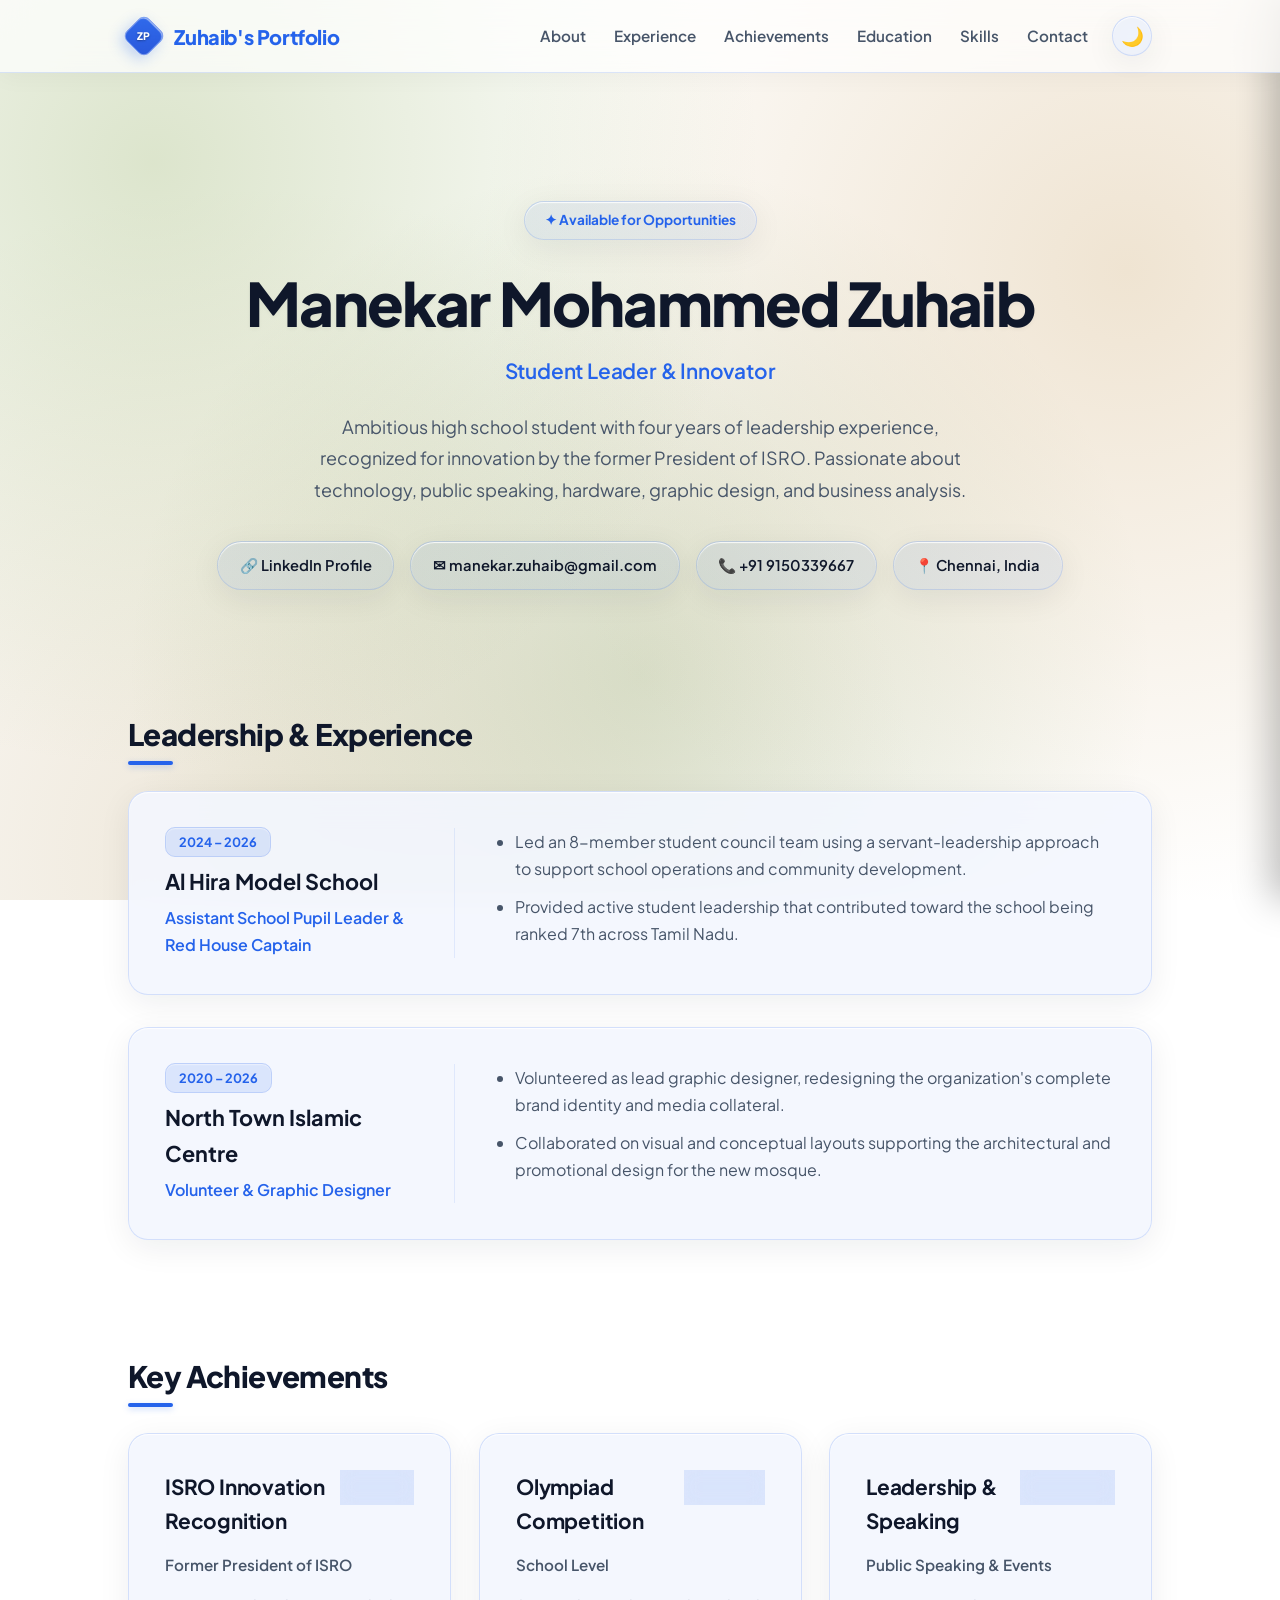
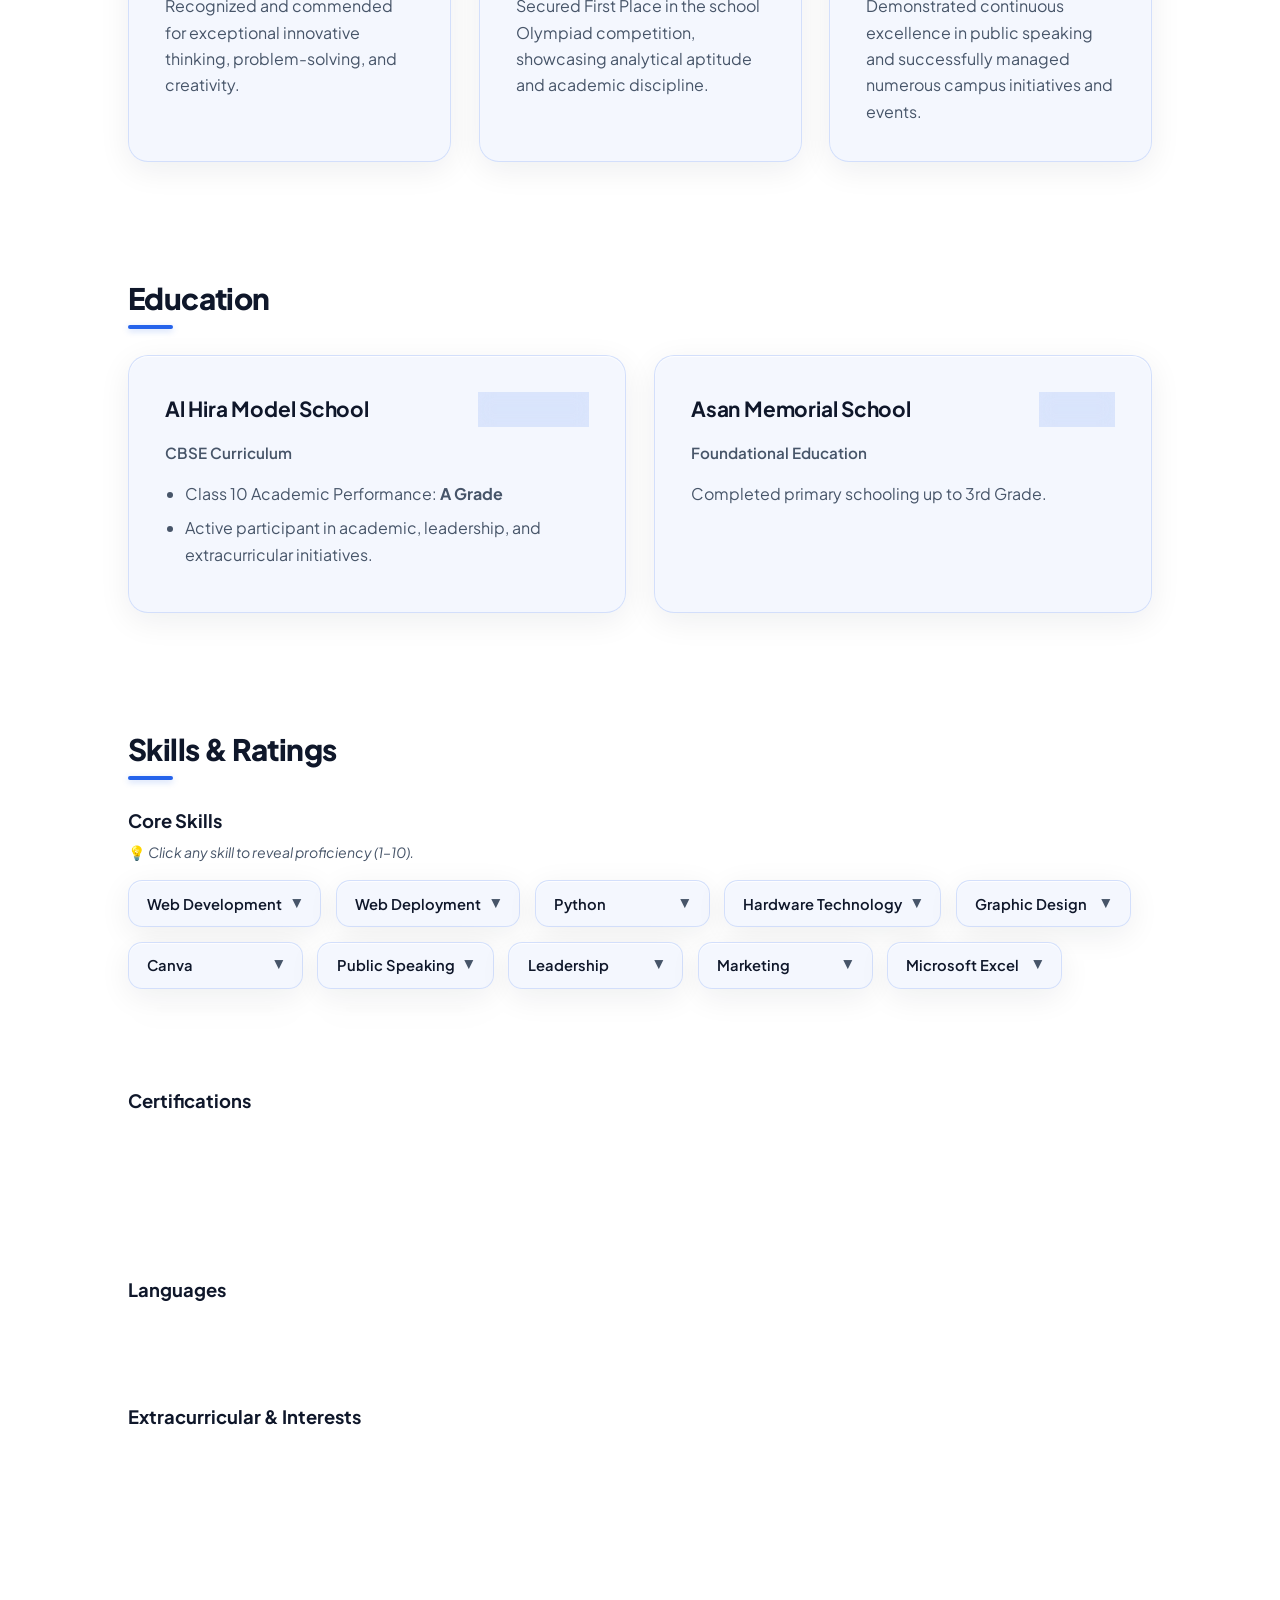
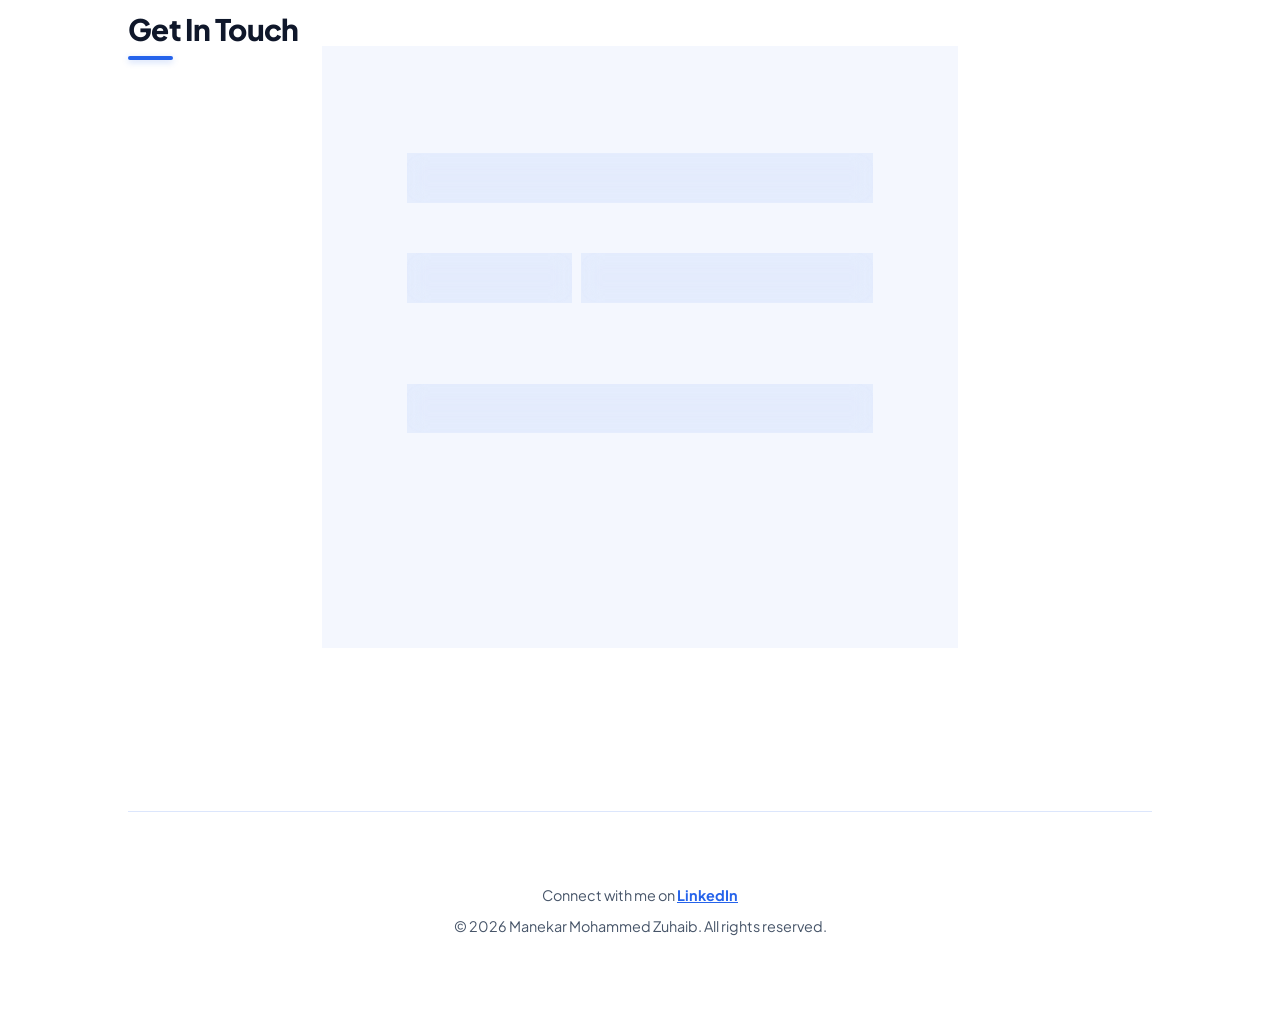
<file: index.html>
<!DOCTYPE html>
<html lang="en" data-theme="light">
<head>
  <!-- Favicon -->
  <link rel="icon" type="image/svg+xml" href="favicon.svg" />
  <meta charset="UTF-8" />
  <meta name="viewport" content="width=device-width, initial-scale=1.0" />
  <meta name="keywords" content="Manekar Mohammed Zuhaib portfolio" />
  <meta name="description" content="Official portfolio of Manekar Mohammed Zuhaib — Student of Al Hira Model School" />
  <title>Zuhaib's Portfolio</title>
  
  <!-- Critical Anti-Flicker Script for Theme Persistence -->
  <script>
    (function() {
      const savedTheme = localStorage.getItem('theme');
      const prefersDark = window.matchMedia('(prefers-color-scheme: dark)').matches;
      if (savedTheme === 'dark' || (!savedTheme && prefersDark)) {
        document.documentElement.setAttribute('data-theme', 'dark');
      } else {
        document.documentElement.setAttribute('data-theme', 'light');
      }
    })();
  </script>

  <!-- SEO Meta Tags -->
  <meta name="title" content="Manekar Mohammed Zuhaib | Portfolio & Student Leader" />
  <meta name="description" content="Official portfolio of Manekar Mohammed Zuhaib — Student Leader, Innovator, and aspiring technologist recognized by the former President of ISRO." />
  <meta name="keywords" content="Manekar Mohammed Zuhaib, Manekar Zuhaib, Zuhaib portfolio, Manekar Mohammed Zuhaib portfolio, Al Hira Model School" />
  <meta name="author" content="Manekar Mohammed Zuhaib" />
  <meta name="robots" content="index, follow" />

  <!-- Open Graph Meta Tags -->
  <meta property="og:type" content="website" />
  <meta property="og:title" content="Manekar Mohammed Zuhaib | Portfolio" />
  <meta property="og:description" content="Official portfolio of Manekar Mohammed Zuhaib — Student Leader and Innovator based in Chennai." />

  <!-- Stylesheet -->
  <link rel="stylesheet" href="style.css" />
</head>
<body>

  <!-- Navigation Bar -->
  <nav>
    <div class="nav-container">
      <a href="#" class="nav-logo">
        <span class="logo-diamond">
          <span class="diamond-text">ZP</span>
        </span>
        <span>Zuhaib's Portfolio</span>
      </a>

      <div class="nav-right">
        <!-- Desktop Nav Links -->
        <ul class="nav-links">
          <li><a href="#about">About</a></li>
          <li><a href="#experience">Experience</a></li>
          <li><a href="#achievements">Achievements</a></li>
          <li><a href="#education">Education</a></li>
          <li><a href="#skills">Skills</a></li>
          <li><a href="#contact">Contact</a></li>
        </ul>

        <!-- Dark / Light Theme Toggle -->
        <button id="themeToggle" class="theme-toggle-btn" aria-label="Toggle dark/light theme" title="Toggle theme">
          <span id="themeIcon">🌙</span>
        </button>

        <!-- Mobile Hamburger Button -->
        <button id="hamburgerBtn" class="hamburger-btn" aria-label="Open menu" aria-expanded="false">
          <span class="hamburger-line"></span>
          <span class="hamburger-line"></span>
          <span class="hamburger-line"></span>
        </button>
      </div>
    </div>
  </nav>

  <!-- Mobile Drawer Overlay -->
  <div id="mobileNavOverlay" class="mobile-nav-overlay"></div>

  <!-- Mobile Slide-Out Glass Drawer -->
  <aside id="mobileNavDrawer" class="mobile-nav-drawer" aria-label="Mobile Navigation">
    <a href="#about" class="mobile-nav-link">About</a>
    <a href="#experience" class="mobile-nav-link">Experience</a>
    <a href="#achievements" class="mobile-nav-link">Achievements</a>
    <a href="#education" class="mobile-nav-link">Education</a>
    <a href="#skills" class="mobile-nav-link">Skills</a>
    <a href="#contact" class="mobile-nav-link">Contact</a>
  </aside>

  <div class="container">
    <!-- Hero Section -->
    <header class="hero fade-in" id="about">
      <div class="hero-badge">✦ Available for Opportunities</div>
      <h1>Manekar Mohammed Zuhaib</h1>
      <p class="subtitle">Student Leader & Innovator</p>
      <p>
        Ambitious high school student with four years of leadership experience,
        recognized for innovation by the former President of ISRO. Passionate about
        technology, public speaking, hardware, graphic design, and business analysis.
      </p>
      <div class="contact-info">
        <a href="https://www.linkedin.com/in/zuhaibmd" target="_blank" rel="noopener noreferrer">
          🔗 LinkedIn Profile
        </a>
        <a href="mailto:manekar.zuhaib@gmail.com">✉ manekar.zuhaib@gmail.com</a>
        <a href="tel:+919150339667">📞 +91 9150339667</a>
        <span>📍 Chennai, India</span>
      </div>
    </header>

    <!-- Experience Section -->
    <section id="experience">
      <div class="section-header fade-in">
        <h2 class="section-title">Leadership & Experience</h2>
      </div>
      <div class="experience-list">
        <div class="experience-card fade-in">
          <div class="experience-grid">
            <div class="experience-col-meta">
              <span class="badge">2024 – 2026</span>
              <h3>Al Hira Model School</h3>
              <p class="role-title">Assistant School Pupil Leader & Red House Captain</p>
            </div>
            <div class="experience-col-content">
              <ul>
                <li>Led an 8-member student council team using a servant-leadership approach to support school operations and community development.</li>
                <li>Provided active student leadership that contributed toward the school being ranked 7th across Tamil Nadu.</li>
              </ul>
            </div>
          </div>
        </div>

        <div class="experience-card fade-in">
          <div class="experience-grid">
            <div class="experience-col-meta">
              <span class="badge">2020 – 2026</span>
              <h3>North Town Islamic Centre</h3>
              <p class="role-title">Volunteer & Graphic Designer</p>
            </div>
            <div class="experience-col-content">
              <ul>
                <li>Volunteered as lead graphic designer, redesigning the organization's complete brand identity and media collateral.</li>
                <li>Collaborated on visual and conceptual layouts supporting the architectural and promotional design for the new mosque.</li>
              </ul>
            </div>
          </div>
        </div>
      </div>
    </section>

    <!-- Achievements Section -->
    <section id="achievements">
      <div class="section-header fade-in">
        <h2 class="section-title">Key Achievements</h2>
      </div>
      <div class="grid">
        <div class="card fade-in">
          <div class="card-header">
            <h3>ISRO Innovation Recognition</h3>
            <span class="badge">Honour</span>
          </div>
          <p class="meta">Former President of ISRO</p>
          <p style="color: var(--text-muted);">
            Recognized and commended for exceptional innovative thinking, problem-solving, and creativity.
          </p>
        </div>

        <div class="card fade-in">
          <div class="card-header">
            <h3>Olympiad Competition</h3>
            <span class="badge">1st Place</span>
          </div>
          <p class="meta">School Level</p>
          <p style="color: var(--text-muted);">
            Secured First Place in the school Olympiad competition, showcasing analytical aptitude and academic discipline.
          </p>
        </div>

        <div class="card fade-in">
          <div class="card-header">
            <h3>Leadership & Speaking</h3>
            <span class="badge">Distinction</span>
          </div>
          <p class="meta">Public Speaking & Events</p>
          <p style="color: var(--text-muted);">
            Demonstrated continuous excellence in public speaking and successfully managed numerous campus initiatives and events.
          </p>
        </div>
      </div>
    </section>

    <!-- Education Section -->
    <section id="education">
      <div class="section-header fade-in">
        <h2 class="section-title">Education</h2>
      </div>
      <div class="grid">
        <div class="card fade-in">
          <div class="card-header">
            <h3>Al Hira Model School</h3>
            <span class="badge">Class of 2027</span>
          </div>
          <p class="meta">CBSE Curriculum</p>
          <ul>
            <li>Class 10 Academic Performance: <strong>A Grade</strong></li>
            <li>Active participant in academic, leadership, and extracurricular initiatives.</li>
          </ul>
        </div>

        <div class="card fade-in">
          <div class="card-header">
            <h3>Asan Memorial School</h3>
            <span class="badge">Primary</span>
          </div>
          <p class="meta">Foundational Education</p>
          <p style="color: var(--text-muted);">Completed primary schooling up to 3rd Grade.</p>
        </div>
      </div>
    </section>

    <!-- Skills & Ratings Section -->
    <section id="skills">
      <div class="section-header fade-in">
        <h2 class="section-title">Skills & Ratings</h2>
      </div>
      <div style="display: flex; flex-direction: column; gap: 2.25rem;">
        <div class="fade-in">
          <h3 style="font-size: 1.15rem; margin-bottom: 0.3rem;">Core Skills</h3>
          <p style="font-size: 0.88rem; color: var(--text-muted); margin-bottom: 1rem;">
            💡 <em>Click any skill to reveal proficiency (1–10).</em>
          </p>
          <div class="tags">
            <div class="tag interactive-skill" data-score="4">
              <div class="skill-label">
                <span>Web Development</span>
                <span class="hint-icon">▼</span>
              </div>
              <div class="rating-details">
                <div class="rating-header">
                  <span>Proficiency</span>
                  <span class="score-text">4 / 10</span>
                </div>
                <div class="rating-bar-bg">
                  <div class="rating-bar-fill"></div>
                </div>
              </div>
            </div>

            <div class="tag interactive-skill" data-score="6">
              <div class="skill-label">
                <span>Web Deployment</span>
                <span class="hint-icon">▼</span>
              </div>
              <div class="rating-details">
                <div class="rating-header">
                  <span>Proficiency</span>
                  <span class="score-text">6 / 10</span>
                </div>
                <div class="rating-bar-bg">
                  <div class="rating-bar-fill"></div>
                </div>
              </div>
            </div>

            <div class="tag interactive-skill" data-score="4">
              <div class="skill-label">
                <span>Python</span>
                <span class="hint-icon">▼</span>
              </div>
              <div class="rating-details">
                <div class="rating-header">
                  <span>Proficiency</span>
                  <span class="score-text">4 / 10</span>
                </div>
                <div class="rating-bar-bg">
                  <div class="rating-bar-fill"></div>
                </div>
              </div>
            </div>

            <div class="tag interactive-skill" data-score="8">
              <div class="skill-label">
                <span>Hardware Technology</span>
                <span class="hint-icon">▼</span>
              </div>
              <div class="rating-details">
                <div class="rating-header">
                  <span>Proficiency</span>
                  <span class="score-text">8 / 10</span>
                </div>
                <div class="rating-bar-bg">
                  <div class="rating-bar-fill"></div>
                </div>
              </div>
            </div>

            <div class="tag interactive-skill" data-score="6">
              <div class="skill-label">
                <span>Graphic Design</span>
                <span class="hint-icon">▼</span>
              </div>
              <div class="rating-details">
                <div class="rating-header">
                  <span>Proficiency</span>
                  <span class="score-text">6 / 10</span>
                </div>
                <div class="rating-bar-bg">
                  <div class="rating-bar-fill"></div>
                </div>
              </div>
            </div>

            <div class="tag interactive-skill" data-score="6">
              <div class="skill-label">
                <span>Canva</span>
                <span class="hint-icon">▼</span>
              </div>
              <div class="rating-details">
                <div class="rating-header">
                  <span>Proficiency</span>
                  <span class="score-text">6 / 10</span>
                </div>
                <div class="rating-bar-bg">
                  <div class="rating-bar-fill"></div>
                </div>
              </div>
            </div>

            <div class="tag interactive-skill" data-score="7">
              <div class="skill-label">
                <span>Public Speaking</span>
                <span class="hint-icon">▼</span>
              </div>
              <div class="rating-details">
                <div class="rating-header">
                  <span>Proficiency</span>
                  <span class="score-text">7 / 10</span>
                </div>
                <div class="rating-bar-bg">
                  <div class="rating-bar-fill"></div>
                </div>
              </div>
            </div>

            <div class="tag interactive-skill" data-score="8">
              <div class="skill-label">
                <span>Leadership</span>
                <span class="hint-icon">▼</span>
              </div>
              <div class="rating-details">
                <div class="rating-header">
                  <span>Proficiency</span>
                  <span class="score-text">8 / 10</span>
                </div>
                <div class="rating-bar-bg">
                  <div class="rating-bar-fill"></div>
                </div>
              </div>
            </div>

            <div class="tag interactive-skill" data-score="7">
              <div class="skill-label">
                <span>Marketing</span>
                <span class="hint-icon">▼</span>
              </div>
              <div class="rating-details">
                <div class="rating-header">
                  <span>Proficiency</span>
                  <span class="score-text">7 / 10</span>
                </div>
                <div class="rating-bar-bg">
                  <div class="rating-bar-fill"></div>
                </div>
              </div>
            </div>

            <div class="tag interactive-skill" data-score="5">
              <div class="skill-label">
                <span>Microsoft Excel</span>
                <span class="hint-icon">▼</span>
              </div>
              <div class="rating-details">
                <div class="rating-header">
                  <span>Proficiency</span>
                  <span class="score-text">5 / 10</span>
                </div>
                <div class="rating-bar-bg">
                  <div class="rating-bar-fill"></div>
                </div>
              </div>
            </div>

            <div class="tag interactive-skill" data-score="6">
              <div class="skill-label">
                <span>Mathematics</span>
                <span class="hint-icon">▼</span>
              </div>
              <div class="rating-details">
                <div class="rating-header">
                  <span>Proficiency</span>
                  <span class="score-text">6 / 10</span>
                </div>
                <div class="rating-bar-bg">
                  <div class="rating-bar-fill"></div>
                </div>
              </div>
            </div>

            <div class="tag interactive-skill" data-score="8">
              <div class="skill-label">
                <span>Prompt Engineering</span>
                <span class="hint-icon">▼</span>
              </div>
              <div class="rating-details">
                <div class="rating-header">
                  <span>Proficiency</span>
                  <span class="score-text">8 / 10</span>
                </div>
                <div class="rating-bar-bg">
                  <div class="rating-bar-fill"></div>
                </div>
              </div>
            </div>
          </div>
        </div>

        <div class="fade-in">
          <h3 style="font-size: 1.15rem; margin-bottom: 0.85rem;">Certifications</h3>
          <div class="tags">
            <span class="tag">Google AI Essentials</span>
            <span class="tag">Prompt Engineering Certification</span>
            <span class="tag">Mastercard Business Analyst Certification</span>
            <span class="tag">IBM Team Management Certificate</span>
          </div>
        </div>

        <div class="fade-in">
          <h3 style="font-size: 1.15rem; margin-bottom: 0.85rem;">Languages</h3>
          <div class="tags">
            <span class="tag">English</span>
            <span class="tag">Hindi</span>
            <span class="tag">Tamil</span>
            <span class="tag">French (Beginner)</span>
            <span class="tag">Arabic </span>
          </div>
        </div>

        <div class="fade-in">
          <h3 style="font-size: 1.15rem; margin-bottom: 0.85rem;">Extracurricular & Interests</h3>
          <div class="tags">
            <span class="tag">Technology & Innovation Projects</span>
            <span class="tag">Creative Media</span>
            <span class="tag">Football</span>
            <span class="tag">Swimming</span>
          </div>
        </div>
      </div>
    </section>
   <!-- Contact Me Section -->
  <section id="contact">
    <div class="section-header fade-in">
      <h2 class="section-title">Get In Touch</h2>
    </div>
    <div class="contact-container fade-in">
      <div class="card contact-card">
        <form id="contactForm" class="contact-form" novalidate>
          <!-- Honeypot Anti-Bot Field (Hidden from humans) -->
          <div style="display: none !important; opacity: 0; position: absolute; left: -9999px;">
            <label for="website_url">Leave this empty</label>
            <input type="text" id="website_url" name="website_url" tabindex="-1" autocomplete="off" />
          </div>

          <div class="form-group">
            <label for="name">Full Name</label>
            <input type="text" id="name" name="name" class="form-input" placeholder="Your name" required />
          </div>

          <div class="form-group">
            <label for="phone">Phone Number</label>
            <div class="phone-input-group">
              <select id="countryCode" name="countryCode" class="country-select" aria-label="Country Code">
                <option value="+91" data-max="10" selected>🇮🇳 +91 (India)</option>
                <option value="+1" data-max="10">🇺🇸 +1 (US/Canada)</option>
                <option value="+44" data-max="10">🇬🇧 +44 (UK)</option>
                <option value="+971" data-max="9">🇦🇪 +971 (UAE)</option>
                <option value="+966" data-max="9">🇸🇦 +966 (Saudi Arabia)</option>
                <option value="+65" data-max="8">🇸🇬 +65 (Singapore)</option>
                <option value="+61" data-max="9">🇦🇺 +61 (Australia)</option>
                <option value="+49" data-max="11">🇩🇪 +49 (Germany)</option>
                <option value="+33" data-max="9">🇫🇷 +33 (France)</option>
                <option value="+81" data-max="10">🇯🇵 +81 (Japan)</option>
              </select>
              <input 
                type="tel" 
                id="phone" 
                name="phone" 
                class="form-input"
                placeholder="9876543210" 
                maxlength="10" 
                inputmode="numeric"
                required 
              />
            </div>
            <span id="phoneHint" class="input-hint">Enter 10 digits</span>
          </div>

          <div class="form-group">
            <label for="email">Email Address</label>
            <input type="email" id="email" name="email" class="form-input" placeholder="you@example.com" required />
          </div>

          <button type="submit" id="submitBtn" class="submit-btn">Send Message</button>
          <div id="formStatus" class="form-status" role="alert"></div>
        </form>
      </div>
    </div>
  </section>
    <!-- Resume Download Section -->
    <div class="resume-download-wrapper fade-in">
      <a 
  href="./zuhaib_resume.pdf" 
  download="zuhaib_resume.pdf" 
  class="btn resume-btn"
>
  <span class="btn-icon">📄</span>
  <span>Download My Resume</span>
</a>
    </div>

    <!-- Footer -->
    <footer>
      <p style="margin-bottom: 0.5rem;">
        Connect with me on 
        <a href="https://www.linkedin.com/in/zuhaibmd" target="_blank" rel="noopener noreferrer" style="color: var(--primary); font-weight: 700; text-decoration: underline;">
          LinkedIn
        </a>
      </p>
      <p>&copy; 2026 Manekar Mohammed Zuhaib. All rights reserved.</p>
    </footer>
  </div>

 <!-- Optimized JavaScript Execution -->
  <script>
    // Silent Render Cold-Start Ping
    let hasWarmedBackend = false;
    const wakeUpBackend = () => {
      if (hasWarmedBackend) return;
      hasWarmedBackend = true;

      // Silently call root health-check endpoint
      fetch('https://portfolio-backend-zuhaib.onrender.com/', { method: 'GET' })
        .catch(() => {
          // Ignore network errors - it's just a background warmup ping
        });

      // Detach wake-up listeners once triggered
      window.removeEventListener('scroll', wakeUpBackend);
      document.removeEventListener('mousemove', wakeUpBackend);
    };

    // Trigger on first user scroll or mouse movement
    window.addEventListener('scroll', wakeUpBackend, { passive: true, once: true });
    document.addEventListener('mousemove', wakeUpBackend, { passive: true, once: true });
    document.addEventListener('DOMContentLoaded', () => {
      // 1. Theme Toggle Logic
      const themeToggle = document.getElementById('themeToggle');
      const themeIcon = document.getElementById('themeIcon');
      const htmlEl = document.documentElement;

      function updateThemeIcon(theme) {
        themeIcon.textContent = theme === 'dark' ? '☀️' : '🌙';
      }

      updateThemeIcon(htmlEl.getAttribute('data-theme'));

      themeToggle.addEventListener('click', () => {
        const currentTheme = htmlEl.getAttribute('data-theme');
        const nextTheme = currentTheme === 'dark' ? 'light' : 'dark';
        htmlEl.setAttribute('data-theme', nextTheme);
        localStorage.setItem('theme', nextTheme);
        updateThemeIcon(nextTheme);
      });

      // 2. Mobile Hamburger Menu & Slide Drawer Logic
      const hamburgerBtn = document.getElementById('hamburgerBtn');
      const mobileNavDrawer = document.getElementById('mobileNavDrawer');
      const mobileNavOverlay = document.getElementById('mobileNavOverlay');
      const mobileNavLinks = document.querySelectorAll('.mobile-nav-link');

      function toggleMobileMenu(isOpen) {
        hamburgerBtn.classList.toggle('is-active', isOpen);
        mobileNavDrawer.classList.toggle('is-active', isOpen);
        mobileNavOverlay.classList.toggle('is-active', isOpen);
        hamburgerBtn.setAttribute('aria-expanded', isOpen);
        document.body.style.overflow = isOpen ? 'hidden' : '';
      }

      hamburgerBtn.addEventListener('click', () => {
        const isOpening = !mobileNavDrawer.classList.contains('is-active');
        toggleMobileMenu(isOpening);
      });

      mobileNavOverlay.addEventListener('click', () => toggleMobileMenu(false));

      mobileNavLinks.forEach(link => {
        link.addEventListener('click', () => toggleMobileMenu(false));
      });

      window.addEventListener('keydown', (e) => {
        if (e.key === 'Escape' && mobileNavDrawer.classList.contains('is-active')) {
          toggleMobileMenu(false);
        }
      });

      // 3. Scroll Reveal via Intersection Observer
      const revealObserver = new IntersectionObserver((entries, observer) => {
        entries.forEach(entry => {
          if (entry.isIntersecting) {
            entry.target.classList.add('is-visible');
            observer.unobserve(entry.target);
          }
        });
      }, { threshold: 0.12 });

      document.querySelectorAll('.fade-in').forEach(el => revealObserver.observe(el));

      // 4. Interactive Skill Tag & Progress Bar Animation
      document.querySelectorAll('.interactive-skill').forEach(card => {
        card.addEventListener('click', () => {
          const isActive = card.classList.contains('active');
          const fillBar = card.querySelector('.rating-bar-fill');
          const score = card.getAttribute('data-score');
          const percentage = (score / 10) * 100;

          if (isActive) {
            card.classList.remove('active');
            fillBar.style.width = '0%';
          } else {
            card.classList.add('active');
            requestAnimationFrame(() => {
              setTimeout(() => {
                fillBar.style.width = percentage + '%';
              }, 60);
            });
          }
        });
      });

      // 5. Cloud Contact Form Handler with Country Code Limiting
    const contactForm = document.getElementById('contactForm');
      const countryCodeSelect = document.getElementById('countryCode');
      const phoneInput = document.getElementById('phone');
      const phoneHint = document.getElementById('phoneHint');
      const submitBtn = document.getElementById('submitBtn');
      const formStatus = document.getElementById('formStatus');

      // Adjust max length dynamically when country changes
      function updatePhoneConstraint() {
        if (!countryCodeSelect || !phoneInput) return;
        const selectedOption = countryCodeSelect.options[countryCodeSelect.selectedIndex];
        const maxLen = selectedOption.getAttribute('data-max') || '10';
        phoneInput.maxLength = parseInt(maxLen, 10);
        if (phoneHint) {
          phoneHint.textContent = `Enter ${maxLen} digits`;
        }
        if (phoneInput.value.length > parseInt(maxLen, 10)) {
          phoneInput.value = phoneInput.value.slice(0, parseInt(maxLen, 10));
        }
      }

      if (countryCodeSelect && phoneInput) {
        countryCodeSelect.addEventListener('change', updatePhoneConstraint);

        // Disallow non-numeric typing
        phoneInput.addEventListener('input', () => {
          phoneInput.value = phoneInput.value.replace(/\D/g, '');
        });

        // Initialize constraints on load
        updatePhoneConstraint();
      }

      function displayStatus(message, isSuccess) {
        if (!formStatus) return;
        formStatus.textContent = message;
        formStatus.className = 'form-status show-status ' + (isSuccess ? 'status-success' : 'status-error');
      }

      function clearStatus() {
        if (!formStatus) return;
        formStatus.className = 'form-status';
        formStatus.textContent = '';
      }

      if (contactForm) {
        contactForm.addEventListener('submit', async (e) => {
          e.preventDefault();
          clearStatus();

          // 1. Gather all values safely
          const honeypotField = document.getElementById('website_url');
          const honeypot = honeypotField ? honeypotField.value : '';
          const name = document.getElementById('name').value.trim();
          const rawPhone = phoneInput.value.trim();
          const selectedCode = countryCodeSelect.value;
          const email = document.getElementById('email').value.trim();
          const requiredLen = parseInt(phoneInput.maxLength, 10);

          // 2. Client-side Validation Checks
          if (name.length < 2) {
            displayStatus('Please enter your name (minimum 2 characters).', false);
            return;
          }

          if (rawPhone.length !== requiredLen) {
            displayStatus(`Please enter exactly ${requiredLen} digits for ${selectedCode}.`, false);
            return;
          }

          const emailRegex = /^[a-zA-Z0-9_.+-]+@[a-zA-Z0-9-]+\.[a-zA-Z]{2,}$/;
          if (!emailRegex.test(email)) {
            displayStatus('Please enter a valid email address.', false);
            return;
          }

          // Combined phone format (e.g., +91 9876543210)
          const fullPhone = `${selectedCode} ${rawPhone}`;

          // 3. UI Loading Feedback
          submitBtn.disabled = true;
          submitBtn.textContent = 'Sending...';

          try {
            const response = await fetch('https://portfolio-backend-zuhaib.onrender.com/api/contact', {
              method: 'POST',
              headers: { 'Content-Type': 'application/json' },
              body: JSON.stringify({ 
                name, 
                phone: fullPhone, 
                email, 
                website_url: honeypot 
              })
            });

            const result = await response.json();

            if (response.ok) {
              displayStatus(result.message || 'Thank you! Your message has been sent.', true);
              contactForm.reset();
              updatePhoneConstraint();
            } else {
              displayStatus(result.message || 'Error sending message. Please try again.', false);
            }
          } catch (err) {
            displayStatus('Could not connect to the backend server. Please try again in a moment.', false);
          } finally {
            submitBtn.disabled = false;
            submitBtn.textContent = 'Send Message';
          }
        });
      }
    });
  </script>
  
</body>
</html>
</file>
<file: style.css>
@import url('https://fonts.googleapis.com/css2?family=Plus+Jakarta+Sans:wght@400;500;600;700;800&display=swap');

:root {
  --transition-smooth: all 0.3s cubic-bezier(0.4, 0, 0.2, 1);
  --ease-spring: cubic-bezier(0.175, 0.885, 0.32, 1.275);
  --ease-smooth: cubic-bezier(0.25, 1, 0.5, 1);
  --duration-normal: 0.4s;

  /* Pure white surface with royal blue accents */
  --bg: #ffffff;
  --surface: rgba(243, 247, 254, 0.9);
  --text: #0f172a;
  --text-muted: #475569;
  --primary: #2563eb;
  --primary-hover: #1d4ed8;
  --primary-light: rgba(37, 99, 235, 0.12);
  --primary-glow: rgba(37, 99, 235, 0.25);

  --glass-surface: var(--surface);
  --glass-surface-hover: rgba(243, 247, 254, 1);
  --glass-button: rgba(37, 99, 235, 0.07);
  --glass-button-hover: rgba(37, 99, 235, 0.14);
  --glass-border: rgba(37, 99, 235, 0.16);
  --glass-border-subtle: rgba(37, 99, 235, 0.1);
  --glass-border-hover: rgba(37, 99, 235, 0.35);
  --glass-shadow: 0 8px 32px rgba(15, 23, 42, 0.07), inset 0 1px 1px rgba(255, 255, 255, 0.85);
  --glass-shadow-hover: 0 16px 40px rgba(37, 99, 235, 0.14), inset 0 1px 2px rgba(255, 255, 255, 0.95);
  --nav-bg: rgba(255, 255, 255, 0.72);
  --active-chip-bg: rgba(243, 247, 254, 0.95);
  --track-bg: rgba(15, 23, 42, 0.08);
  --radius: 20px;
  --transition-smooth: all 0.35s cubic-bezier(0.16, 1, 0.3, 1);
}

/* Deep Forest Glass Dark Theme */
[data-theme="dark"] {
  --bg: #121316;
  --surface: rgba(26, 28, 33, 0.8);
  --text: #f3f4f6;
  --text-muted: #9ca3af;
  --primary: #3b82f6;
  --primary-hover: #60a5fa;
  --primary-light: rgba(59, 130, 246, 0.16);
  --primary-glow: rgba(59, 130, 246, 0.35);

  --glass-surface: var(--surface);
  --glass-surface-hover: rgba(32, 34, 40, 0.92);
  --glass-button: rgba(255, 255, 255, 0.05);
  --glass-button-hover: rgba(255, 255, 255, 0.1);
  --glass-border: rgba(255, 255, 255, 0.09);
  --glass-border-subtle: rgba(255, 255, 255, 0.07);
  --glass-border-hover: rgba(59, 130, 246, 0.45);
  --glass-shadow: 0 8px 32px rgba(0, 0, 0, 0.38), inset 0 1px 1px rgba(255, 255, 255, 0.15);
  --glass-shadow-hover: 0 16px 40px rgba(0, 0, 0, 0.55), inset 0 1px 2px rgba(255, 255, 255, 0.25);
  --nav-bg: rgba(18, 19, 22, 0.78);
  --active-chip-bg: rgba(32, 34, 40, 0.95);
  --track-bg: rgba(255, 255, 255, 0.1);
}

* {
  box-sizing: border-box;
  margin: 0;
  padding: 0;
  font-family: 'Plus Jakarta Sans', -apple-system, BlinkMacSystemFont, sans-serif;
}

html {
  scroll-behavior: smooth;
}

body {
  background-color: var(--bg);
  background-image: 
    radial-gradient(circle at 12% 18%, rgba(155, 180, 110, 0.35) 0%, transparent 45%),
    radial-gradient(circle at 88% 30%, rgba(220, 195, 155, 0.45) 0%, transparent 50%),
    radial-gradient(circle at 50% 75%, rgba(130, 155, 88, 0.28) 0%, transparent 55%),
    radial-gradient(circle at 20% 95%, rgba(205, 185, 145, 0.35) 0%, transparent 50%);
  background-attachment: fixed;
  color: var(--text);
  line-height: 1.65;
  overflow-x: hidden;
  position: relative;
  transition: background-color 0.4s ease, color 0.4s ease;
}

[data-theme="dark"] body {
  background-image: 
    radial-gradient(circle at 12% 18%, rgba(37, 99, 235, 0.28) 0%, transparent 45%),
    radial-gradient(circle at 88% 30%, rgba(30, 64, 175, 0.32) 0%, transparent 50%),
    radial-gradient(circle at 50% 75%, rgba(59, 130, 246, 0.24) 0%, transparent 55%),
    radial-gradient(circle at 20% 95%, rgba(17, 24, 39, 0.5) 0%, transparent 50%);
}

/* Glassmorphic Navbar */
nav {
  position: sticky;
  top: 0;
  background: var(--nav-bg);
  backdrop-filter: blur(20px);
  -webkit-backdrop-filter: blur(20px);
  border-bottom: 1px solid var(--glass-border);
  box-shadow: 0 4px 24px rgba(0, 0, 0, 0.04);
  z-index: 100;
  transition: var(--transition-smooth);
}

.nav-container {
  max-width: 1080px;
  margin: 0 auto;
  display: flex;
  justify-content: space-between;
  align-items: center;
  padding: 1rem 1.75rem;
}

.nav-logo {
  font-weight: 800;
  font-size: 1.25rem;
  color: var(--primary);
  text-decoration: none;
  letter-spacing: -0.02em;
  display: inline-flex;
  align-items: center;
  gap: 0.9rem;
  transition: transform 0.25s ease;
}

.nav-logo:hover {
  transform: translateY(-1px);
}

.logo-diamond {
  width: 32px;
  height: 32px;
  background: linear-gradient(135deg, rgba(37, 99, 235, 0.95), rgba(29, 78, 216, 0.95));
  border-radius: 8px;
  transform: rotate(45deg);
  display: inline-flex;
  align-items: center;
  justify-content: center;
  border: 1px solid rgba(255, 255, 255, 0.4);
  box-shadow: 
    0 6px 14px rgba(37, 99, 235, 0.25),
    inset 0 1px 1px rgba(255, 255, 255, 0.6);
  transition: transform 0.4s cubic-bezier(0.16, 1, 0.3, 1), box-shadow 0.35s ease;
  flex-shrink: 0;
}

[data-theme="dark"] .logo-diamond {
  background: linear-gradient(135deg, rgba(96, 165, 250, 0.95), rgba(37, 99, 235, 0.95));
}

.diamond-text {
  transform: rotate(-45deg);
  color: #ffffff;
  font-family: 'Plus Jakarta Sans', sans-serif;
  font-size: 0.65rem;
  font-weight: 800;
  letter-spacing: 0.04em;
  line-height: 1;
  text-shadow: 0 1px 2px rgba(0, 0, 0, 0.35);
  user-select: none;
}

.nav-logo:hover .logo-diamond {
  transform: rotate(225deg);
  box-shadow: 0 8px 20px rgba(37, 99, 235, 0.35);
}

.nav-logo:hover .diamond-text {
  transform: rotate(-225deg);
}

.nav-right {
  display: flex;
  align-items: center;
  gap: 1.5rem;
}

.nav-links {
  display: flex;
  list-style: none;
  gap: 1.75rem;
}

.nav-links a {
  text-decoration: none;
  color: var(--text-muted);
  font-weight: 600;
  font-size: 0.95rem;
  position: relative;
  transition: color 0.25s ease;
  padding: 0.25rem 0;
}

.nav-links a::after {
  content: '';
  position: absolute;
  bottom: 0;
  left: 0;
  width: 0;
  height: 2px;
  background: var(--primary);
  border-radius: 2px;
  transition: width 0.3s cubic-bezier(0.16, 1, 0.3, 1);
}

.nav-links a:hover {
  color: var(--primary);
}

.nav-links a:hover::after {
  width: 100%;
}

/* Theme Toggle Button */
.theme-toggle-btn {
  background: var(--glass-button);
  border: 1px solid var(--glass-border);
  color: var(--text);
  width: 40px;
  height: 40px;
  border-radius: 50%;
  display: inline-flex;
  align-items: center;
  justify-content: center;
  cursor: pointer;
  font-size: 1.15rem;
  backdrop-filter: blur(12px);
  -webkit-backdrop-filter: blur(12px);
  box-shadow: var(--glass-shadow);
  transition: var(--transition-smooth);
}

.theme-toggle-btn:hover {
  background: var(--glass-button-hover);
  border-color: var(--primary);
  transform: translateY(-2px);
  box-shadow: var(--glass-shadow-hover);
}

/* Hamburger Menu Button */
.hamburger-btn {
  display: none;
  flex-direction: column;
  justify-content: center;
  align-items: center;
  gap: 5px;
  width: 40px;
  height: 40px;
  border-radius: 10px;
  background: var(--glass-button);
  border: 1px solid var(--glass-border);
  cursor: pointer;
  padding: 0;
  z-index: 105;
  transition: var(--transition-smooth);
}

.hamburger-line {
  width: 20px;
  height: 2px;
  background-color: var(--text);
  border-radius: 2px;
  transition: transform 0.3s cubic-bezier(0.16, 1, 0.3, 1), opacity 0.2s ease;
}

/* Hamburger Active / Cross Transform */
.hamburger-btn.is-active .hamburger-line:nth-child(1) {
  transform: translateY(7px) rotate(45deg);
}
.hamburger-btn.is-active .hamburger-line:nth-child(2) {
  opacity: 0;
}
.hamburger-btn.is-active .hamburger-line:nth-child(3) {
  transform: translateY(-7px) rotate(-45deg);
}

/* Mobile Nav Drawer Backdrop Overlay */
.mobile-nav-overlay {
  position: fixed;
  top: 0;
  left: 0;
  width: 100vw;
  height: 100vh;
  background: rgba(0, 0, 0, 0.45);
  backdrop-filter: blur(4px);
  -webkit-backdrop-filter: blur(4px);
  z-index: 98;
  opacity: 0;
  pointer-events: none;
  transition: opacity 0.3s ease;
}

.mobile-nav-overlay.is-active {
  opacity: 1;
  pointer-events: auto;
}

/* Mobile Slide-Out Glass Drawer */
.mobile-nav-drawer {
  position: fixed;
  top: 0;
  right: 0;
  width: min(320px, 80vw);
  height: 100vh;
  background: var(--nav-bg);
  backdrop-filter: blur(28px);
  -webkit-backdrop-filter: blur(28px);
  border-left: 1px solid var(--glass-border);
  box-shadow: -10px 0 35px rgba(0, 0, 0, 0.25);
  z-index: 99;
  padding: 5.5rem 2rem 2rem;
  display: flex;
  flex-direction: column;
  gap: 1.75rem;
  transform: translate3d(100%, 0, 0);
  transition: transform 0.4s cubic-bezier(0.16, 1, 0.3, 1);
  will-change: transform;
}

.mobile-nav-drawer.is-active {
  transform: translate3d(0, 0, 0);
}

.mobile-nav-drawer a {
  text-decoration: none;
  color: var(--text);
  font-size: 1.15rem;
  font-weight: 700;
  padding: 0.6rem 0;
  border-bottom: 1px solid var(--glass-border);
  transition: color 0.2s ease, padding-left 0.2s ease;
}

.mobile-nav-drawer a:hover {
  color: var(--primary);
  padding-left: 6px;
}

/* Main Container */
.container {
  max-width: 1080px;
  margin: 0 auto;
  padding: 2.5rem 1.75rem;
}

/* Hero Section */
.hero {
  padding: 5.5rem 0 4rem;
  text-align: center;
  display: flex;
  flex-direction: column;
  align-items: center;
}

.hero-badge {
  display: inline-flex;
  align-items: center;
  gap: 0.5rem;
  background: var(--glass-button);
  backdrop-filter: blur(12px);
  -webkit-backdrop-filter: blur(12px);
  color: var(--primary);
  font-weight: 700;
  font-size: 0.85rem;
  padding: 0.45rem 1.25rem;
  border-radius: 9999px;
  margin-bottom: 1.75rem;
  border: 1px solid var(--glass-border);
  box-shadow: var(--glass-shadow);
}

.hero h1 {
  font-size: clamp(2.5rem, 5vw, 3.75rem);
  font-weight: 800;
  letter-spacing: -0.03em;
  line-height: 1.15;
  margin-bottom: 1rem;
  color: var(--text);
  text-shadow: 0 2px 4px rgba(0, 0, 0, 0.04);
}

.hero .subtitle {
  font-size: 1.3rem;
  color: var(--primary);
  font-weight: 600;
  margin-bottom: 1.35rem;
  letter-spacing: -0.01em;
}

.hero p {
  max-width: 680px;
  color: var(--text-muted);
  font-size: 1.125rem;
  margin-bottom: 2.25rem;
  line-height: 1.75;
}

/* Glassmorphic Contact Buttons */
.contact-info {
  display: flex;
  justify-content: center;
  flex-wrap: wrap;
  gap: 1rem;
}

.contact-info a,
.contact-info span {
  display: inline-flex;
  align-items: center;
  gap: 0.55rem;
  color: var(--text);
  text-decoration: none;
  background: var(--glass-button);
  backdrop-filter: blur(14px);
  -webkit-backdrop-filter: blur(14px);
  padding: 0.7rem 1.35rem;
  border-radius: 9999px;
  border: 1px solid var(--glass-border);
  font-size: 0.92rem;
  font-weight: 600;
  box-shadow: var(--glass-shadow);
  transition: var(--transition-smooth);
}

.contact-info a:hover {
  background: var(--glass-button-hover);
  border-color: var(--glass-border-hover);
  color: var(--primary);
  transform: translateY(-3px);
  box-shadow: var(--glass-shadow-hover);
}

/* Section Titles */
section {
  padding: 3.5rem 0;
}

.section-header {
  margin-bottom: 2rem;
}

.section-title {
  font-size: 1.85rem;
  font-weight: 800;
  letter-spacing: -0.02em;
  position: relative;
  display: inline-block;
}

.section-title::after {
  content: '';
  position: absolute;
  left: 0;
  bottom: -6px;
  width: 45px;
  height: 4px;
  background: var(--primary);
  border-radius: 4px;
  box-shadow: 0 2px 6px var(--primary-glow);
}

/* Glassmorphic Grid & Cards */
.grid {
  display: grid;
  grid-template-columns: repeat(auto-fit, minmax(310px, 1fr));
  gap: 1.75rem;
}

.card {
  background: var(--glass-surface);
  backdrop-filter: blur(16px);
  -webkit-backdrop-filter: blur(16px);
  border: 1px solid var(--glass-border);
  border-radius: var(--radius);
  padding: 2.25rem;
  box-shadow: var(--glass-shadow);
  transition: var(--transition-smooth);
  position: relative;
  overflow: hidden;
}

.card:hover {
  background: var(--glass-surface-hover);
  border-color: var(--glass-border-hover);
  transform: translateY(-5px);
  box-shadow: var(--glass-shadow-hover);
}

.card-header {
  display: flex;
  justify-content: space-between;
  align-items: flex-start;
  margin-bottom: 0.85rem;
  gap: 0.75rem;
}

.card h3 {
  font-size: 1.3rem;
  font-weight: 700;
  color: var(--text);
  letter-spacing: -0.01em;
}

.badge {
  background: var(--primary-light);
  backdrop-filter: blur(8px);
  -webkit-backdrop-filter: blur(8px);
  color: var(--primary);
  padding: 0.35rem 0.8rem;
  border-radius: 10px;
  font-size: 0.8rem;
  font-weight: 700;
  white-space: nowrap;
  border: 1px solid var(--glass-border);
  box-shadow: inset 0 1px 1px rgba(255, 255, 255, 0.4);
}

.card .meta {
  font-size: 0.95rem;
  color: var(--text-muted);
  margin-bottom: 1rem;
  font-weight: 600;
}

.card ul {
  padding-left: 1.25rem;
  color: var(--text-muted);
}

.card li {
  margin-bottom: 0.5rem;
}

/* Experience Glass Cards */
.experience-list {
  display: flex;
  flex-direction: column;
  gap: 2rem;
}

.experience-card {
  background: var(--glass-surface);
  backdrop-filter: blur(16px);
  -webkit-backdrop-filter: blur(16px);
  border: 1px solid var(--glass-border);
  border-radius: var(--radius);
  padding: 2.25rem;
  box-shadow: var(--glass-shadow);
  transition: var(--transition-smooth);
}

.experience-card:hover {
  background: var(--glass-surface-hover);
  border-color: var(--glass-border-hover);
  transform: translateY(-4px);
  box-shadow: var(--glass-shadow-hover);
}

.experience-grid {
  display: grid;
  grid-template-columns: 290px 1fr;
  gap: 2.5rem;
  align-items: start;
}

.experience-col-meta {
  border-right: 1px solid var(--glass-border-subtle);
  padding-right: 2rem;
}

.experience-col-meta h3 {
  font-size: 1.35rem;
  font-weight: 700;
  margin-top: 0.6rem;
}

.experience-col-meta .role-title {
  color: var(--primary);
  font-weight: 600;
  font-size: 1rem;
  margin-top: 0.35rem;
}

.experience-col-content ul {
  padding-left: 1.25rem;
  color: var(--text-muted);
}

.experience-col-content li {
  margin-bottom: 0.65rem;
  line-height: 1.7;
}

/* Tags & Interactive Skill Chips */
.tags {
  display: flex;
  flex-wrap: wrap;
  gap: 0.9rem;
}

.tag {
  background: var(--glass-surface);
  backdrop-filter: blur(12px);
  -webkit-backdrop-filter: blur(12px);
  border: 1px solid var(--glass-border);
  padding: 0.65rem 1.15rem;
  border-radius: 14px;
  font-size: 0.92rem;
  font-weight: 600;
  color: var(--text);
  box-shadow: var(--glass-shadow);
  transition: var(--transition-smooth);
}

.interactive-skill {
  cursor: pointer;
  user-select: none;
  min-width: 175px;
}

.interactive-skill:hover {
  background: var(--glass-surface-hover);
  border-color: var(--glass-border-hover);
  transform: translateY(-2px);
  box-shadow: var(--glass-shadow-hover);
}

.interactive-skill:active {
  transform: translateY(0) scale(0.98);
}

.interactive-skill .skill-label {
  display: flex;
  align-items: center;
  justify-content: space-between;
  width: 100%;
  gap: 0.6rem;
}

.interactive-skill .hint-icon {
  font-size: 0.75rem;
  color: var(--text-muted);
  transition: transform 0.3s cubic-bezier(0.34, 1.56, 0.64, 1);
}

.interactive-skill.active {
  background: var(--active-chip-bg);
  border-color: var(--primary);
  box-shadow: 
    0 12px 28px rgba(37, 99, 235, 0.18),
    inset 0 1px 2px rgba(255, 255, 255, 0.4);
}

.interactive-skill.active .hint-icon {
  transform: rotate(180deg);
  color: var(--primary);
}

.rating-details {
  max-height: 0;
  opacity: 0;
  overflow: hidden;
  transition: all 0.4s cubic-bezier(0.16, 1, 0.3, 1);
}

.interactive-skill.active .rating-details {
  max-height: 65px;
  opacity: 1;
  margin-top: 0.85rem;
}

.rating-header {
  display: flex;
  justify-content: space-between;
  font-size: 0.8rem;
  margin-bottom: 0.4rem;
  font-weight: 700;
  color: var(--primary);
}

/* Inset Rating Track */
.rating-bar-bg {
  width: 100%;
  height: 8px;
  background: var(--track-bg);
  border-radius: 9999px;
  overflow: hidden;
  box-shadow: inset 0 1px 3px rgba(0, 0, 0, 0.15);
}

.rating-bar-fill {
  height: 100%;
  width: 0%;
  background: linear-gradient(90deg, #74903c, var(--primary));
  border-radius: 9999px;
  box-shadow: 0 1px 6px var(--primary-glow);
  transition: width 0.7s cubic-bezier(0.16, 1, 0.3, 1);
}

/* Scroll Fade Animations */
.fade-in {
  opacity: 0;
  transform: translateY(28px);
  transition: opacity 0.75s cubic-bezier(0.16, 1, 0.3, 1), transform 0.75s cubic-bezier(0.16, 1, 0.3, 1);
  will-change: opacity, transform;
}

.fade-in.is-visible {
  opacity: 1;
  transform: translateY(0);
}

/* Footer */
footer {
  text-align: center;
  padding: 4.5rem 0 3.5rem;
  border-top: 1px solid var(--glass-border);
  color: var(--text-muted);
  font-size: 0.9rem;
}

/* Responsive Breakpoints */
@media (max-width: 820px) {
  .nav-links {
    display: none;
  }
  .hamburger-btn {
    display: flex;
  }
}

@media (max-width: 768px) {
  .experience-grid {
    grid-template-columns: 1fr;
    gap: 1.25rem;
  }
  .experience-col-meta {
    border-right: none;
    border-bottom: 1px solid var(--glass-border-subtle);
    padding-right: 0;
    padding-bottom: 1.25rem;
  }
}

@media (max-width: 640px) {
  .hero { padding: 4rem 0 2.5rem; }
  .interactive-skill { width: 100%; }
}
/* Contact Section */
.contact-container {
  display: flex;
  justify-content: center;
  margin-top: 1.5rem;
}

.contact-card {
  width: 100%;
  max-width: 540px;
}

.contact-form {
  display: flex;
  flex-direction: column;
  gap: 1.25rem;
}

.form-group {
  display: flex;
  flex-direction: column;
  gap: 0.45rem;
  text-align: left;
}

.form-group label {
  font-size: 0.9rem;
  font-weight: 700;
  color: var(--text);
}

.form-group input {
  width: 100%;
  background: var(--glass-button);
  color: var(--text);
  border: 1px solid var(--glass-border);
  border-radius: 12px;
  padding: 0.85rem 1.1rem;
  font-size: 0.95rem;
  outline: none;
  backdrop-filter: blur(10px);
  -webkit-backdrop-filter: blur(10px);
  transition: var(--transition-smooth);
}

.form-group input:focus {
  border-color: var(--primary);
  box-shadow: 0 0 0 3px var(--primary-glow);
}

.submit-btn {
  background: var(--primary);
  color: #ffffff;
  border: none;
  border-radius: 9999px;
  padding: 0.85rem 1.75rem;
  font-size: 1rem;
  font-weight: 700;
  cursor: pointer;
  box-shadow: 0 4px 14px var(--primary-glow);
  transition: var(--transition-smooth);
  margin-top: 0.5rem;
}

.submit-btn:hover {
  background: var(--primary-hover);
  transform: translateY(-2px);
}

.submit-btn:disabled {
  opacity: 0.65;
  cursor: not-allowed;
  transform: none;
}

.form-status {
  font-size: 0.9rem;
  font-weight: 600;
  text-align: center;
  min-height: 1.4rem;
  margin-top: 0.25rem;
}
/* Phone Input Group & Country Select */
.phone-input-group {
  display: flex;
  gap: 0.6rem;
  width: 100%;
}

.country-select {
  background: var(--glass-button);
  color: var(--text);
  border: 1px solid var(--glass-border);
  border-radius: 12px;
  padding: 0.85rem 0.75rem;
  font-size: 0.92rem;
  font-weight: 600;
  outline: none;
  backdrop-filter: blur(10px);
  -webkit-backdrop-filter: blur(10px);
  cursor: pointer;
  transition: var(--transition-smooth);
  max-width: 165px;
}

.country-select:focus {
  border-color: var(--primary);
  box-shadow: 0 0 0 3px var(--primary-glow);
}

.country-select option {
  background-color: var(--bg);
  color: var(--text);
}

.phone-input-group input {
  flex: 1;
}

.input-hint {
  font-size: 0.78rem;
  color: var(--text-muted);
  margin-top: 0.2rem;
}
/* Resume Download Action */
.resume-download-wrapper {
  display: flex;
  justify-content: center;
  align-items: center;
  padding: 2rem 1.5rem 4rem;
}

.resume-btn {
  display: inline-flex;
  align-items: center;
  gap: 0.75rem;
  background: var(--glass-button);
  color: var(--text);
  border: 1px solid var(--primary);
  border-radius: 14px;
  padding: 1rem 2rem;
  font-size: 1.05rem;
  font-weight: 700;
  text-decoration: none;
  backdrop-filter: blur(10px);
  -webkit-backdrop-filter: blur(10px);
  box-shadow: 0 8px 24px rgba(0, 0, 0, 0.15);
  transition: 
    transform 0.3s var(--ease-spring),
    box-shadow 0.3s var(--ease-smooth),
    background-color 0.3s ease;
}

.resume-btn:hover {
  transform: translateY(-4px) scale(1.02);
  background: var(--primary);
  color: #0d120a;
  box-shadow: 0 12px 30px var(--primary-glow);
}

.resume-btn:active {
  transform: scale(0.97);
}

.resume-btn .btn-icon {
  font-size: 1.25rem;
  transition: transform 0.3s var(--ease-spring);
}

.resume-btn:hover .btn-icon {
  transform: translateY(-2px) rotate(-6deg);
}
/* Skill Card Rating Accordion & Dropdown */
.skill-rating-container {
  max-height: 0;
  opacity: 0;
  overflow: hidden;
  transition: max-height 0.4s var(--ease-smooth, ease), opacity 0.3s ease;
  margin-top: 0;
}

.skill-card.is-expanded .skill-rating-container {
  max-height: 80px;
  opacity: 1;
  margin-top: 0.85rem;
}

.skill-rating-header {
  display: flex;
  justify-content: space-between;
  align-items: center;
  font-size: 0.85rem;
  font-weight: 600;
  color: var(--primary, #94d21d);
  margin-bottom: 0.4rem;
}

.rating-bar-track {
  width: 100%;
  height: 8px;
  background: var(--glass-button, rgba(255, 255, 255, 0.1));
  border-radius: 999px;
  overflow: hidden;
}

.rating-bar-fill {
  width: 0%;
  height: 100%;
  background: var(--primary, #94d21d);
  border-radius: 999px;
  transition: width 0.6s cubic-bezier(0.4, 0, 0.2, 1);
}
</file>
